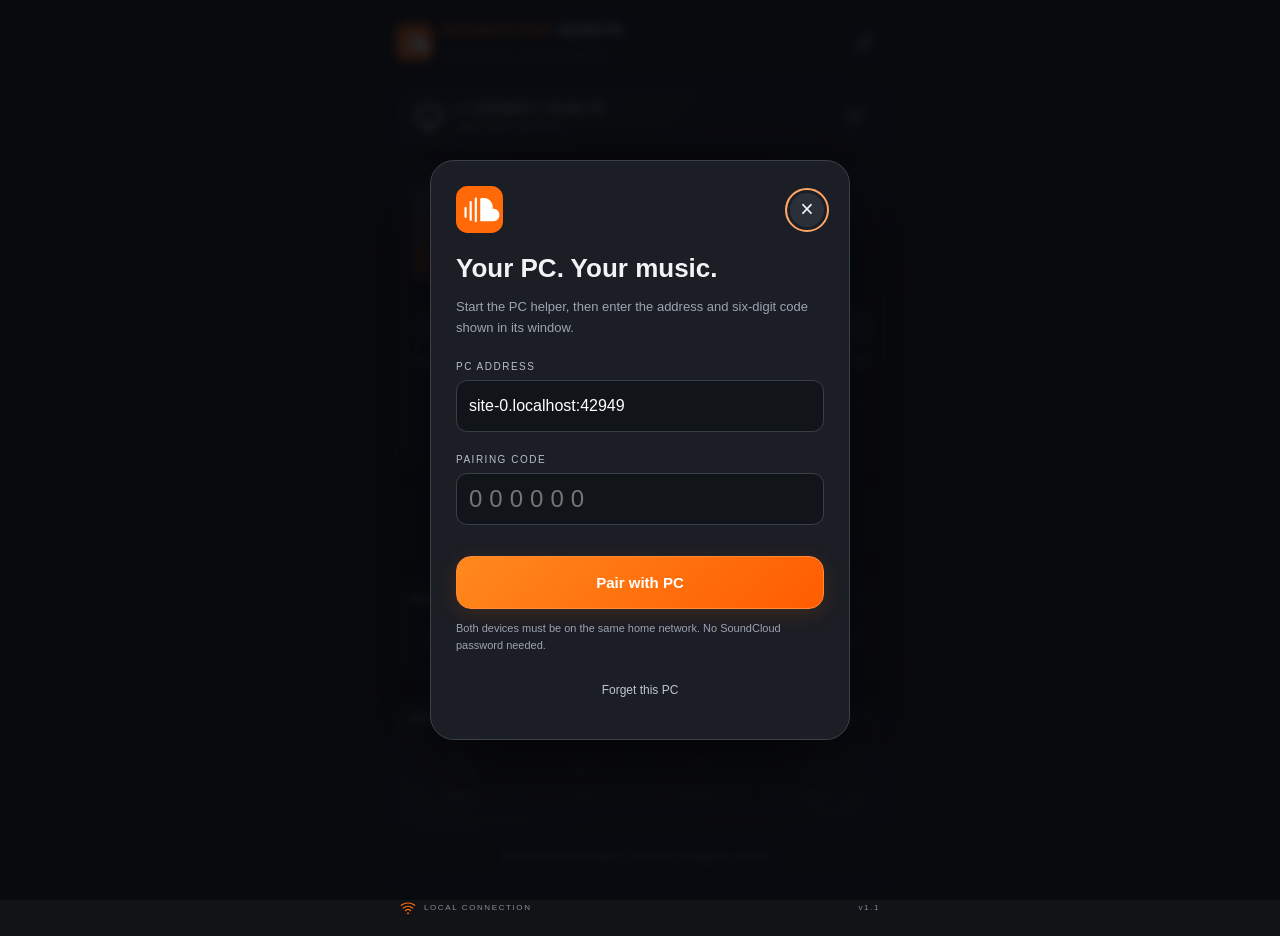
<file: ui/index.html>
<!doctype html>
<html lang="en"><head><meta charset="UTF-8"><meta name="viewport" content="width=device-width,initial-scale=1,viewport-fit=cover"><meta name="theme-color" content="#111317"><title>SoundCloud Remote</title><link rel="icon" href="icon.svg"><link rel="stylesheet" href="style.css"></head>
<body>
<svg class="symbols" xmlns="http://www.w3.org/2000/svg"><defs>
<symbol id="i-play" viewBox="0 0 24 24"><path d="m8 5 11 7-11 7Z"/></symbol>
<symbol id="i-pause" viewBox="0 0 24 24"><path d="M8 5v14M16 5v14"/></symbol>
<symbol id="i-next" viewBox="0 0 24 24"><path d="m5 5 11 7-11 7ZM19 5v14"/></symbol>
<symbol id="i-prev" viewBox="0 0 24 24"><path d="m19 5-11 7 11 7ZM5 5v14"/></symbol>
<symbol id="i-shuffle" viewBox="0 0 24 24"><path d="M3 6h3c4 0 8 12 12 12h3m-4-4 4 4-4 4M3 18h3c2 0 3-2 4-4m4-4c1-2 2-4 4-4h3m-4-4 4 4-4 4"/></symbol>
<symbol id="i-repeat" viewBox="0 0 24 24"><path d="M4 10V7h16m-4-4 4 4-4 4M20 14v3H4m4-4-4 4 4 4"/></symbol>
<symbol id="i-heart" viewBox="0 0 24 24"><path d="M20 5c-3-3-7-1-8 2-1-3-5-5-8-2-5 5 3 11 8 15 5-4 13-10 8-15Z"/></symbol>
<symbol id="i-pc" viewBox="0 0 24 24"><rect x="3" y="3" width="18" height="13" rx="2"/><path d="M8 21h8m-4-5v5"/></symbol>
<symbol id="i-volume" viewBox="0 0 24 24"><path d="M4 9h4l5-5v16l-5-5H4Zm13-2c3 3 3 7 0 10m3-13c5 5 5 11 0 16"/></symbol>
<symbol id="i-search" viewBox="0 0 24 24"><circle cx="10" cy="10" r="7"/><path d="m15 15 6 6"/></symbol>
<symbol id="i-list" viewBox="0 0 24 24"><path d="M4 5h16M4 12h16M4 19h10"/></symbol>
<symbol id="i-clock" viewBox="0 0 24 24"><circle cx="12" cy="12" r="9"/><path d="M12 6v6l4 2"/></symbol>
<symbol id="i-moon" viewBox="0 0 24 24"><path d="M20 15A9 9 0 0 1 9 4a9 9 0 1 0 11 11Z"/></symbol>
<symbol id="i-wifi" viewBox="0 0 24 24"><path d="M2 8a16 16 0 0 1 20 0M5 12a11 11 0 0 1 14 0m-11 4a6 6 0 0 1 8 0"/><circle cx="12" cy="20" r=".6"/></symbol>
<symbol id="i-back" viewBox="0 0 24 24"><path d="M5 8h9a7 7 0 1 1-6 11M5 3v5h5"/></symbol>
<symbol id="i-forward" viewBox="0 0 24 24"><path d="M19 8h-9a7 7 0 1 0 6 11m9-16v5h-5"/></symbol>
<symbol id="i-link" viewBox="0 0 24 24"><path d="m9 15 6-6m-5-3 2-2a6 6 0 0 1 8 8l-2 2M6 10l-2 2a6 6 0 0 0 8 8l2-2"/></symbol>
</defs></svg>
<main>
<header><div class="brand"><img src="icon.svg" alt=""><div><h1><em>SOUNDCLOUD</em> REMOTE</h1><span>YOUR MUSIC. WITHIN REACH.</span></div></div><button id="settings" class="icon small" aria-label="Connection settings"><svg><use href="#i-link"/></svg></button></header>
<button class="device panel" id="device"><svg><use href="#i-pc"/></svg><div><strong><span class="dot" id="dot"></span><span id="deviceName">CONNECT YOUR PC</span></strong><small id="connection">Tap to pair over Wi-Fi</small></div><svg class="wifi"><use href="#i-wifi"/></svg></button>
<section class="panel player" aria-label="Music player">
<div class="track"><div class="cover" id="cover"><img id="art" alt="Album artwork" hidden><svg id="placeholder"><use href="#i-volume"/></svg></div><div class="trackText"><span class="eyebrow">NOW PLAYING ON YOUR PC</span><h2 id="title">Ready when you are</h2><p id="artist">Pair your phone to get started</p><span class="live" id="playState">Wi-Fi music controller</span></div></div>
<div class="scrub"><div class="wave" id="wave" aria-hidden="true"></div><input id="seek" type="range" min="0" max="1000" value="0" aria-label="Track position" disabled></div>
<div class="time"><span id="elapsed">0:00</span><span id="duration">0:00</span></div>
<div class="transport"><button class="icon" data-command="shuffle" aria-label="Shuffle" aria-pressed="false"><svg><use href="#i-shuffle"/></svg></button><button class="icon" data-command="previous" aria-label="Previous track"><svg><use href="#i-prev"/></svg></button><button class="icon primary" data-command="toggle" id="play" aria-label="Play"><svg><use href="#i-play"/></svg></button><button class="icon" data-command="next" aria-label="Next track"><svg><use href="#i-next"/></svg></button><button class="icon" data-command="repeat" aria-label="Repeat" aria-pressed="false"><svg><use href="#i-repeat"/></svg></button></div>
</section>
<div class="quick four"><button data-command="seekBy" data-value="-10"><svg><use href="#i-back"/></svg><span>−10 sec</span></button><button data-command="seekBy" data-value="10"><svg><use href="#i-forward"/></svg><span>+10 sec</span></button><button data-command="like" aria-pressed="false"><svg><use href="#i-heart"/></svg><span>Like</span></button><button id="sleep"><svg><use href="#i-moon"/></svg><span id="sleepLabel">Sleep timer</span></button></div>
<section class="panel volume"><div class="sectionTitle"><h3>SOUNDCLOUD VOLUME</h3><span id="volumeValue">—</span></div><div class="volumeRow"><button class="icon" data-command="mute" aria-label="Mute" aria-pressed="false"><svg><use href="#i-volume"/></svg></button><input id="volume" type="range" min="0" max="100" value="70" aria-label="SoundCloud volume" disabled><button id="volDown" aria-label="Lower volume">−</button><button id="volUp" aria-label="Raise volume">+</button></div></section>
<section class="panel shortcuts"><div class="sectionTitle"><h3>QUICK CONTROLS</h3><span>OPENS ON PC</span></div><div class="quick four"><button id="search"><svg><use href="#i-search"/></svg><span>Search</span></button><button data-command="likes"><svg><use href="#i-heart"/></svg><span>Likes</span></button><button data-command="playlists"><svg><use href="#i-list"/></svg><span>Playlists</span></button><button data-command="history"><svg><use href="#i-clock"/></svg><span>History</span></button></div></section>
<p class="hint" id="hint">Keep SoundCloud open in Chrome or Edge on your PC.</p>
<footer><svg><use href="#i-wifi"/></svg><span>LOCAL CONNECTION</span><b>v1.1</b></footer>
</main>
<dialog id="pairDialog"><form id="pairForm"><div class="modalTop"><img src="icon.svg" alt=""><button type="button" class="close" data-close="pairDialog" aria-label="Close">×</button></div><h2>Your PC. Your music.</h2><p>Start the PC helper, then enter the address and six-digit code shown in its window.</p><label for="host">PC ADDRESS</label><input id="host" placeholder="192.168.1.10:8765" autocomplete="off" autocapitalize="off" spellcheck="false" required><label for="code">PAIRING CODE</label><input id="code" placeholder="000000" inputmode="numeric" pattern="[0-9]{6}" maxlength="6" autocomplete="off" required><p class="error" id="pairError" role="alert"></p><button class="primary submit" id="pairSubmit">Pair with PC</button><p class="mini">Both devices must be on the same home network. No SoundCloud password needed.</p><button type="button" id="notificationToggle" class="textButton" hidden>Media notification: On</button><button type="button" id="forget" class="textButton">Forget this PC</button></form></dialog>
<dialog id="searchDialog"><form id="searchForm"><button type="button" class="close" data-close="searchDialog" aria-label="Close">×</button><h2>Find something good.</h2><p>Search results open in your PC’s SoundCloud tab.</p><input id="query" placeholder="Track, artist or playlist" maxlength="200" required><button class="primary submit">Search on PC</button></form></dialog>
<dialog id="sleepDialog"><button type="button" class="close" data-close="sleepDialog" aria-label="Close">×</button><h2>Sleep timer</h2><p>Pause SoundCloud after…</p><div class="sleepOptions"><button data-minutes="15">15 min</button><button data-minutes="30">30 min</button><button data-minutes="60">60 min</button><button data-minutes="90">90 min</button><button data-minutes="0">Cancel timer</button></div><p class="mini">Keep the PC helper and browser running.</p></dialog>
<div id="toast" role="status" aria-live="polite"></div>
<script src="app.js"></script>
</body></html>
</file>
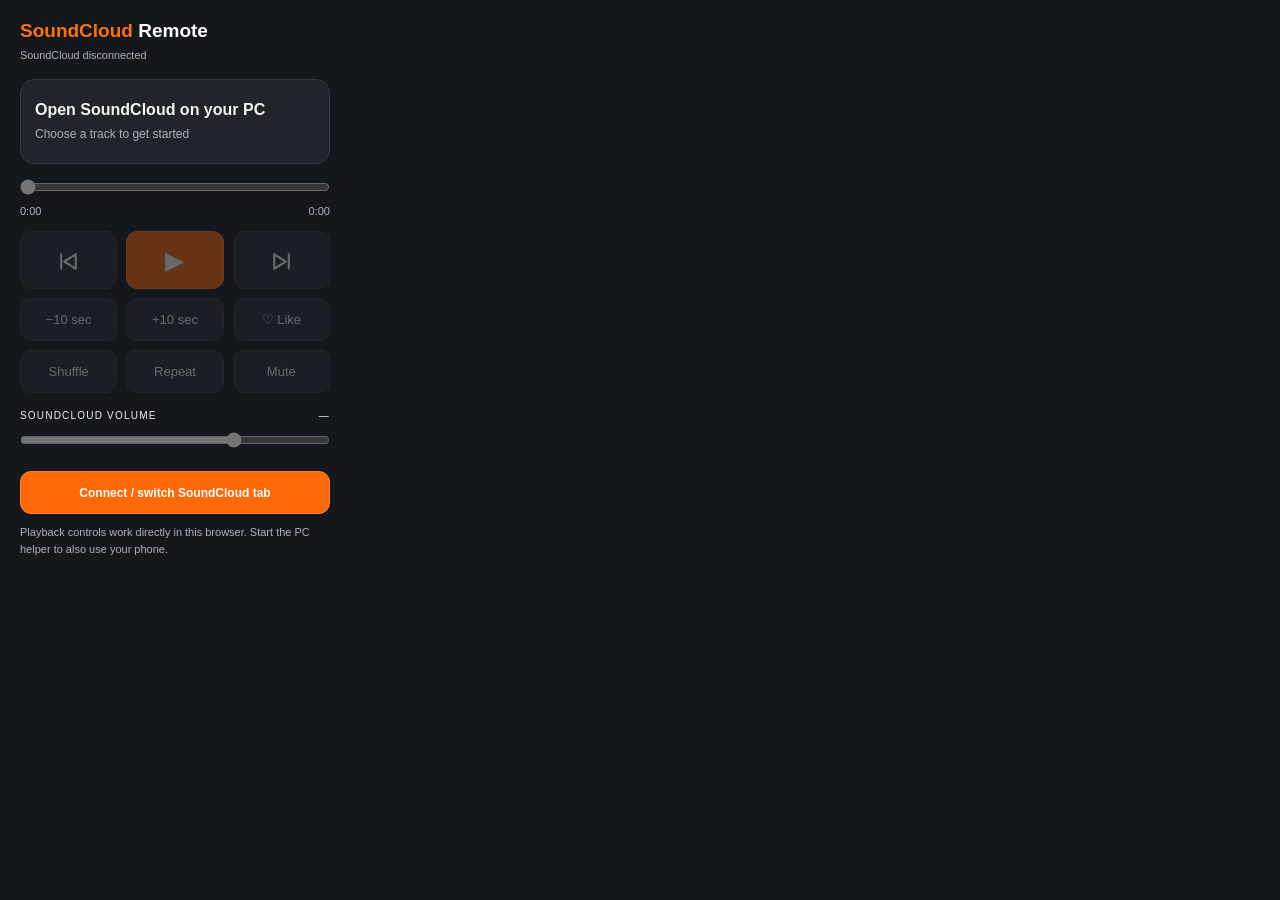
<file: extension/popup.html>
<!doctype html><html><head><meta charset="utf-8"><link rel="stylesheet" href="popup.css"></head><body>
<header><strong>SoundCloud <span>Remote</span></strong><small id="connection">Finding SoundCloud…</small></header>
<section class="track"><img id="art" alt="" hidden><div><h2 id="title">Open SoundCloud on your PC</h2><p id="artist">Choose a track to get started</p></div></section>
<input id="seek" type="range" min="0" max="1000" value="0" aria-label="Track position" disabled><div class="times"><span id="elapsed">0:00</span><span id="duration">0:00</span></div>
<div class="transport"><button data-command="previous" title="Previous track" aria-label="Previous track"><svg viewBox="0 0 24 24"><path d="M5 5v14m14-14L8 12l11 7Z"/></svg></button><button id="play" data-command="toggle" class="primary" aria-label="Play">▶</button><button data-command="next" title="Next track" aria-label="Next track"><svg viewBox="0 0 24 24"><path d="M19 5v14M5 5l11 7-11 7Z"/></svg></button></div>
<div class="row"><button data-command="seekBy" data-value="-10">−10 sec</button><button data-command="seekBy" data-value="10">+10 sec</button><button data-command="like" aria-pressed="false">♡ Like</button></div>
<div class="row"><button data-command="shuffle" aria-pressed="false">Shuffle</button><button data-command="repeat" aria-pressed="false">Repeat</button><button data-command="mute" aria-pressed="false">Mute</button></div>
<label for="volume">SOUNDCLOUD VOLUME <span id="level">—</span></label><input id="volume" type="range" min="0" max="100" value="70" disabled>
<button id="connect">Connect / switch SoundCloud tab</button><p id="status" role="status">Playback controls work directly in this browser. Start the PC helper to also use your phone.</p>
<script src="popup.js"></script></body></html>
</file>
<file: ui/style.css>
:root{color-scheme:dark;--bg:#111317;--panel:#1a1d22;--edge:#30343c;--text:#f2f3f5;--muted:#9ca4b2;--orange:#ff6a0a}*{box-sizing:border-box}body{margin:0;background:var(--bg);color:var(--text);font-family:Arial,Helvetica,sans-serif;-webkit-tap-highlight-color:transparent}main{max-width:520px;margin:auto;padding:22px 16px 12px}button,input{font:inherit}button{color:inherit;background:linear-gradient(145deg,#282c33,#1c1f25);border:1px solid #363b44;border-radius:15px;min-height:48px;cursor:pointer;box-shadow:0 4px 9px #0002;touch-action:manipulation}button:active:not(:disabled){transform:scale(.96);background:#363a43}button:disabled{opacity:.38;cursor:default}button:focus-visible,input:focus-visible{outline:2px solid #ffa568;outline-offset:3px}svg{width:25px;height:25px;fill:none;stroke:currentColor;stroke-width:1.8;stroke-linecap:round;stroke-linejoin:round;flex-shrink:0}.symbols{display:none}header{display:flex;align-items:center;justify-content:space-between;margin:0 0 23px}.brand{display:flex;align-items:center;gap:10px}.brand img{width:37px;height:37px}h1{font-size:14px;letter-spacing:1px;margin:0 0 7px;font-weight:800}em{color:var(--orange);font-style:normal}.brand span{font-size:8px;color:var(--muted);letter-spacing:2px}.icon{display:flex;justify-content:center;align-items:center}.small{min-height:38px;width:38px;background:none;border:0;box-shadow:none}.small svg{width:20px}.panel{border:1px solid var(--edge);background:linear-gradient(130deg,#20242a,#191c21);border-radius:20px;box-shadow:0 6px 16px #0002}.device{display:flex;align-items:center;width:100%;gap:14px;text-align:left;padding:15px 17px;margin-bottom:16px}.device>svg{width:30px;height:30px}.device strong{display:flex;align-items:center;gap:7px;font-size:12px;letter-spacing:1.2px}.device small{display:block;color:var(--muted);font-size:11px;margin-top:5px}.device .wifi{margin-left:auto;width:22px;color:var(--muted)}.dot{width:7px;height:7px;border-radius:100%;background:#7e8490;display:inline-block}.dot.online{background:#5edf78;box-shadow:0 0 10px #5edf7833}.player{padding:18px 15px 15px}.track{display:flex;gap:15px;align-items:center}.cover{width:94px;height:94px;flex-shrink:0;border-radius:12px;overflow:hidden;background:radial-gradient(circle at 20% 80%,#fa641977,transparent 65%),linear-gradient(145deg,#34465e,#171e2b);display:grid;place-items:center}.cover>svg{width:35px;height:35px;opacity:.7}.cover img{width:100%;height:100%;object-fit:cover}.trackText{min-width:0}.eyebrow{color:#8f99a9;font-size:8px;letter-spacing:1.4px}h2{font-size:21px;margin:9px 0 6px;line-height:1.2;overflow-wrap:anywhere}.track h2{font-size:20px;display:-webkit-box;-webkit-line-clamp:2;-webkit-box-orient:vertical;overflow:hidden}.track p{color:var(--muted);font-size:13px;margin:0 0 10px;white-space:nowrap;text-overflow:ellipsis;overflow:hidden}.live{color:var(--orange);font-size:10px}.scrub{position:relative;height:47px;margin-top:20px}.wave{height:100%;display:flex;align-items:center;gap:3px;overflow:hidden}.wave i{display:block;flex:1;min-width:2px;max-width:5px;background:#4d535e;border-radius:2px}.wave i.played{background:var(--orange)}.scrub input{position:absolute;inset:0;width:100%;height:100%;margin:0;opacity:.015}.time{display:flex;justify-content:space-between;font-size:11px;color:#c3c9d2;margin:4px 0 16px;font-variant-numeric:tabular-nums}.transport{display:grid;grid-template-columns:1fr 1fr 1.2fr 1fr 1fr;gap:9px;align-items:center}.transport button{height:62px;border-radius:14px}.transport .primary{height:73px}.transport .primary svg{width:31px;height:31px;stroke-width:3}.primary{background:linear-gradient(140deg,#ff891d,#ff5c00);border:1px solid #ff8b38;color:white;box-shadow:0 5px 20px #ff660025}.primary:active:not(:disabled){background:#e95500}.quick{display:grid;gap:9px}.four{grid-template-columns:repeat(4,minmax(0,1fr))}.quick button{min-height:79px;display:flex;flex-direction:column;align-items:center;justify-content:center;gap:9px;padding:8px 3px}.quick span{font-size:11px}.quick>button>svg{height:25px}.player+.quick{margin:12px 0}.sectionTitle{display:flex;justify-content:space-between;align-items:center;margin-bottom:14px;gap:10px}.sectionTitle h3{font-size:10px;letter-spacing:1.7px;font-weight:600;margin:0}.sectionTitle span{font-size:11px;color:var(--muted)}.volume{padding:17px 14px;margin-bottom:13px}.volumeRow{display:flex;gap:10px;align-items:center}.volumeRow button{width:43px;min-width:43px;height:45px;min-height:45px;font-size:25px;border-radius:11px}.volumeRow .icon svg{width:21px}.volumeRow input{min-width:0;flex:1;accent-color:var(--orange);height:36px}.shortcuts{padding:17px 13px 13px}.shortcuts .sectionTitle span{font-size:8px;letter-spacing:.8px}.shortcuts .quick button{background:linear-gradient(135deg,#2b2e35,#22252b)}button[aria-pressed=true]{color:#ff822d;border-color:#915020;background:#382820}.hint{font-size:11px;text-align:center;line-height:1.5;color:var(--muted);margin:17px 10px}footer{border-top:1px solid #282d34;padding:17px 4px 8px;display:flex;align-items:center;gap:8px;color:#838d9c;font-size:8px;letter-spacing:1.6px}footer svg{width:16px;height:16px;color:var(--orange)}footer b{margin-left:auto;font-weight:400}dialog{border:1px solid #3b414b;border-radius:24px;background:#1b1e24;color:var(--text);padding:25px;width:calc(100% - 32px);max-width:420px;box-shadow:0 24px 100px #000b}dialog::backdrop{background:#080a0edf;backdrop-filter:blur(5px)}dialog h2{font-size:26px;margin-top:20px}dialog p{font-size:13px;line-height:1.6;color:var(--muted)}.modalTop{display:flex;justify-content:space-between;align-items:center}.modalTop img{width:47px}.close{float:right;border:0;background:#2b3038;min-height:34px;width:34px;border-radius:50%;font-size:23px;box-shadow:none}label{font-size:10px;letter-spacing:1.5px;display:block;color:#b8bfcb;margin:22px 0 8px}dialog input{display:block;width:100%;height:52px;background:#111418;border:1px solid #393f4a;border-radius:11px;color:white;padding:12px;font-size:16px}#code{font-size:24px;letter-spacing:7px}.submit{width:100%;height:53px;font-size:15px;font-weight:700;margin-top:18px}.mini{font-size:11px!important}.error{color:#ff9a91;min-height:0}.textButton{background:none;border:0;box-shadow:none;color:#bec6d3;width:100%;font-size:12px}.sleepOptions{display:grid;grid-template-columns:1fr 1fr;gap:10px}.sleepOptions button:last-child{grid-column:1/-1}#toast{position:fixed;bottom:25px;left:50%;transform:translateX(-50%);width:max-content;max-width:calc(100% - 32px);padding:14px 19px;border-radius:13px;background:#f0f2f5;color:#171b21;box-shadow:0 8px 35px #0007;font-size:13px;line-height:1.4;z-index:10;display:none}#toast.visible{display:block}[hidden]{display:none!important}@media(max-width:360px){main{padding:16px 11px}h1{font-size:12px}.brand img{width:29px}.track{gap:10px}.cover{width:78px;height:78px}.track h2{font-size:17px}.transport{gap:6px}.quick span{font-size:10px}.volumeRow{gap:7px}}@media(prefers-reduced-motion:reduce){*{scroll-behavior:auto!important;transition:none!important}}
</file>
<file: extension/popup.css>
:root{color-scheme:dark}*{box-sizing:border-box}body{width:350px;margin:0;padding:20px;background:#14171b;color:#f2f3f5;font:13px Arial,sans-serif}header strong{font-size:19px;color:#ff710f}header span{color:white}header small{display:block;margin-top:7px;color:#aab2bf}.track{display:flex;gap:12px;align-items:center;background:#20242b;border:1px solid #323943;border-radius:14px;padding:14px;margin:18px 0 12px;min-height:85px}.track img{width:54px;height:54px;object-fit:cover;border-radius:9px}.track div{min-width:0}h2{font-size:16px;margin:0 0 6px;overflow-wrap:anywhere}p{font-size:12px;line-height:1.5;color:#aab2bf;margin:0}.times{display:flex;justify-content:space-between;font-size:11px;color:#aab2bf;margin:4px 0 14px}input[type=range]{width:100%;accent-color:#ff6a00;margin:0;height:22px}.transport,.row{display:flex;gap:9px;margin-bottom:9px}button{border:1px solid #39404a;background:#282d35;color:white;border-radius:11px;min-height:43px;cursor:pointer;font:inherit;flex:1}button:disabled{opacity:.35;cursor:default}button:focus-visible,input:focus-visible{outline:2px solid #ff9c50;outline-offset:2px}button:hover:not(:disabled){background:#363e49}.transport button{font-size:25px;height:58px}.primary,#connect{background:#ff6908;border-color:#ff842e}.primary:hover:not(:disabled),#connect:hover{background:#e95d00}button[aria-pressed=true]{color:#ff9a50;border-color:#b3662f;background:#3a2c20}label{display:block;font-size:10px;letter-spacing:1.2px;margin:17px 0 8px}label span{float:right}#connect{width:100%;margin:17px 0 10px;font-weight:bold;font-size:12px}#status{min-height:35px;font-size:11px}[hidden]{display:none!important}

.transport svg{width:25px;height:25px;fill:none;stroke:currentColor;stroke-width:2;stroke-linecap:round;stroke-linejoin:round;vertical-align:middle}
</file>
